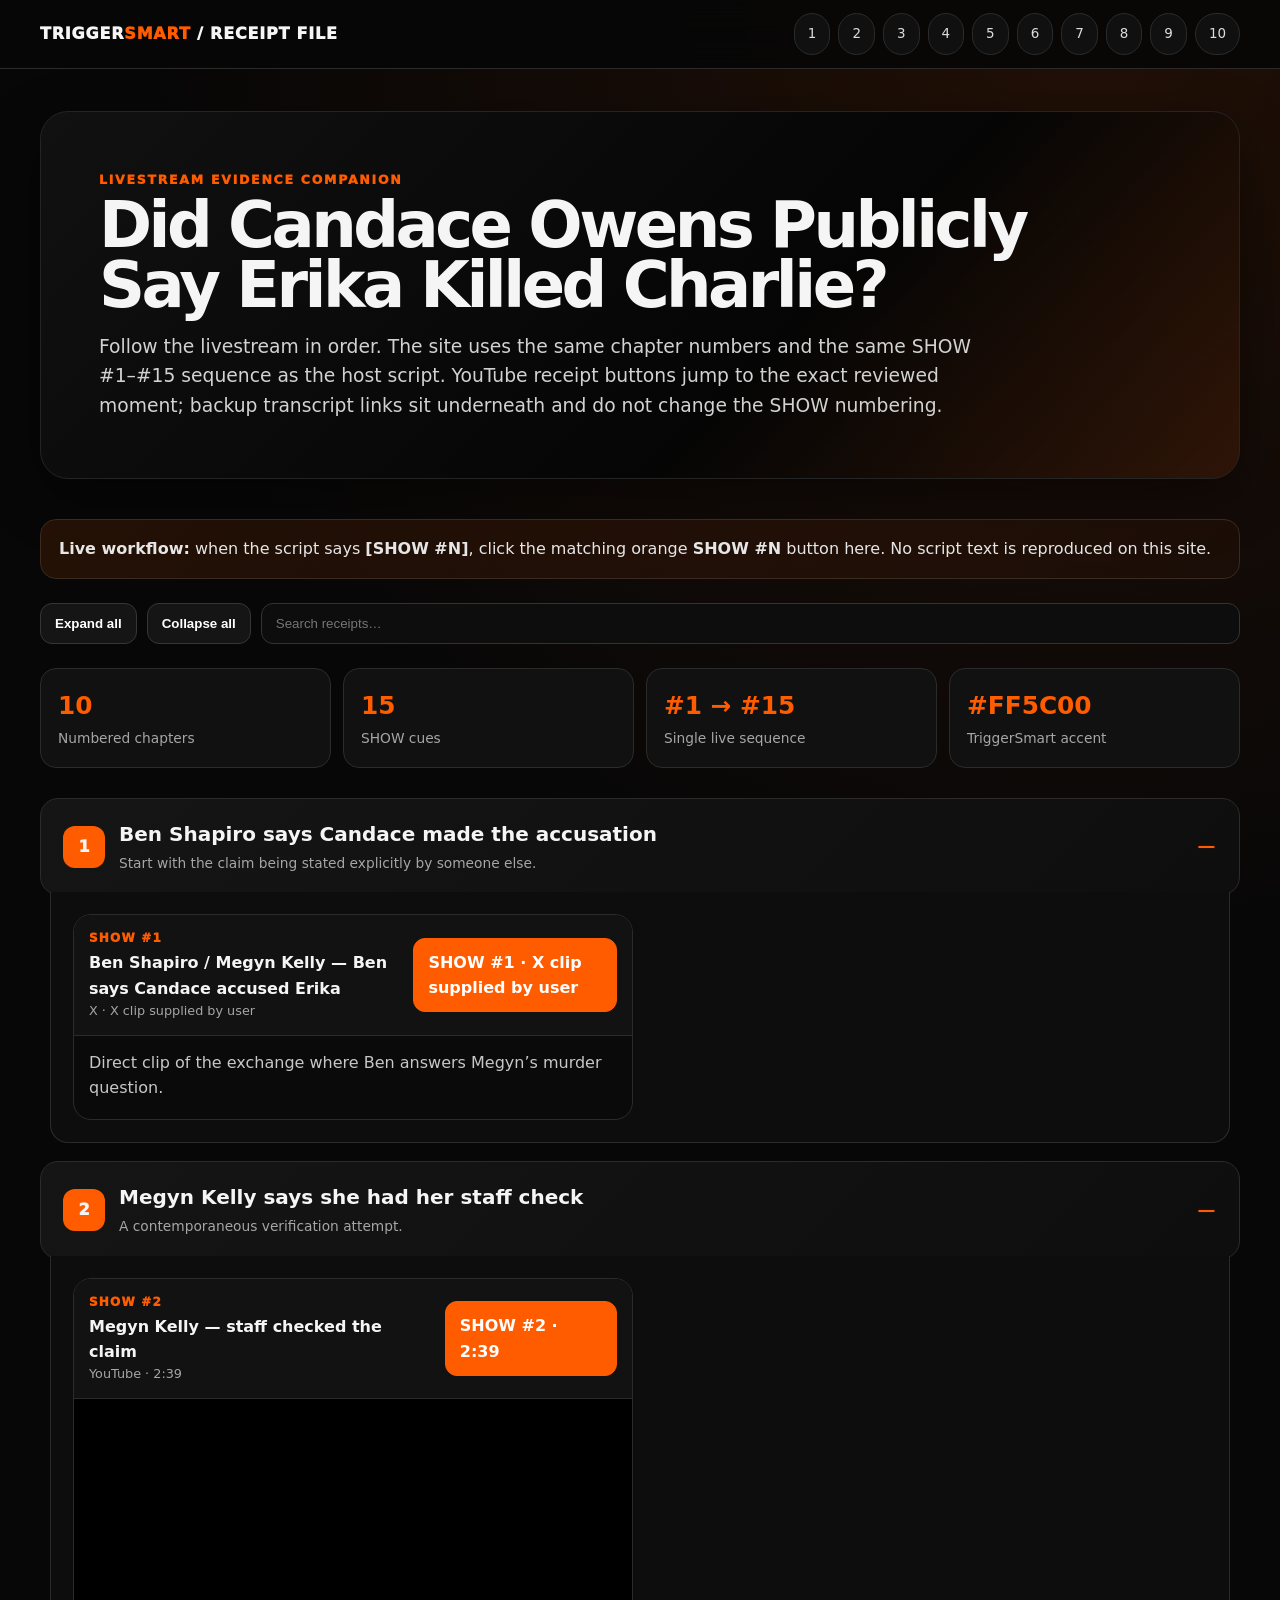
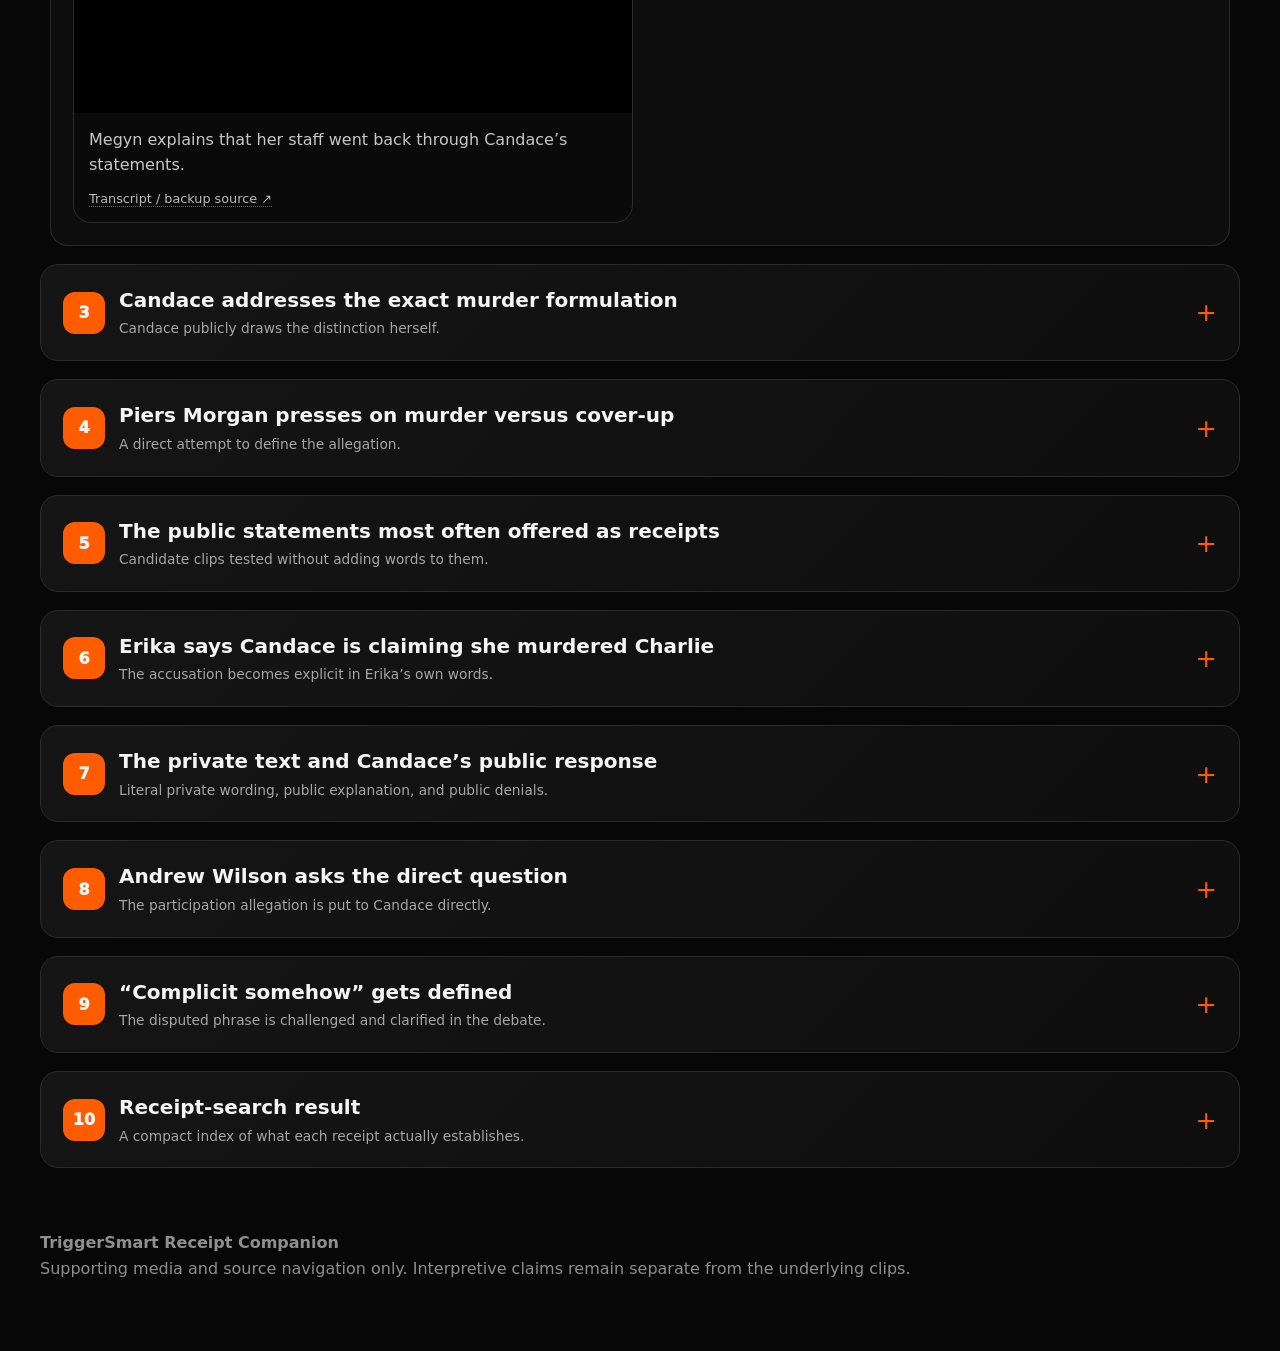
<file: index.html>
<!doctype html><html lang="en"><head><meta charset="utf-8"><meta name="viewport" content="width=device-width,initial-scale=1"><meta name="theme-color" content="#070707"><title>TriggerSmart | Candace / Erika Receipt Companion</title><meta name="description" content="TriggerSmart receipt companion: 10 numbered chapters and 15 synchronized SHOW cues for the Candace Owens / Erika Kirk public-statement audit."><style>
:root{--bg:#070707;--panel:#111;--panel2:#171717;--line:#2b2b2b;--muted:#a6a6a6;--text:#f5f5f5;--accent:#ff5c00;--accent2:#ff7a2f;--shadow:0 18px 55px rgba(0,0,0,.42);--radius:18px;--max:1240px}
*{box-sizing:border-box}html{scroll-behavior:smooth}body{margin:0;background:radial-gradient(circle at 85% 0%,rgba(255,92,0,.11),transparent 31%),var(--bg);color:var(--text);font:16px/1.58 Inter,ui-sans-serif,system-ui,-apple-system,BlinkMacSystemFont,"Segoe UI",sans-serif}a{color:inherit}.wrap{max-width:var(--max);margin:auto;padding:0 20px}.topbar{position:sticky;top:0;z-index:50;background:rgba(7,7,7,.92);backdrop-filter:blur(18px);border-bottom:1px solid var(--line)}.topbar-inner{min-height:68px;display:flex;gap:18px;align-items:center;justify-content:space-between}.brandmark{font-weight:950;letter-spacing:.05em;white-space:nowrap}.brandmark span{color:var(--accent)}.nav{display:flex;gap:8px;overflow:auto;scrollbar-width:none}.nav a{white-space:nowrap;text-decoration:none;border:1px solid var(--line);background:#101010;padding:9px 13px;border-radius:999px;color:#ddd;font-size:.84rem}.hero{padding:42px 0 20px}.hero-frame{border:1px solid #242424;background:linear-gradient(135deg,#111,#050505 62%,rgba(255,92,0,.11));border-radius:28px;padding:clamp(28px,5vw,58px);box-shadow:var(--shadow)}.eyebrow{color:var(--accent);font-weight:950;letter-spacing:.14em;text-transform:uppercase;font-size:.78rem}h1{font-size:clamp(2.2rem,5vw,4.8rem);line-height:.94;margin:.35rem 0 1rem;letter-spacing:-.055em;max-width:980px}.hero p{max-width:880px;margin:0;color:#d2d2d2;font-size:clamp(1rem,1.8vw,1.17rem)}.notice{margin:20px 0 8px;border:1px solid #3a2a20;background:linear-gradient(135deg,rgba(255,92,0,.12),rgba(255,92,0,.035));border-radius:16px;padding:16px 18px;color:#e6e6e6}.notice.mini{margin:0 0 18px}.controls{display:flex;flex-wrap:wrap;gap:10px;margin:24px 0}.btn{appearance:none;border:1px solid #363636;background:#151515;color:#fff;border-radius:12px;padding:11px 14px;font-weight:900;text-decoration:none;cursor:pointer;display:inline-flex;align-items:center;justify-content:center;gap:8px}.btn:hover{transform:translateY(-1px);border-color:#666}.btn.primary{background:var(--accent);border-color:var(--accent)}.search{flex:1 1 320px;min-width:230px;background:#0d0d0d;border:1px solid #333;border-radius:12px;color:#fff;padding:12px 14px;outline:none}.summary-grid{display:grid;grid-template-columns:repeat(4,1fr);gap:12px;margin:14px 0 30px}.stat{border:1px solid var(--line);background:var(--panel);border-radius:16px;padding:17px}.stat b{display:block;color:var(--accent);font-size:1.55rem}.stat span{color:var(--muted);font-size:.86rem}.section{margin:18px 0}.section>summary{list-style:none;cursor:pointer;border:1px solid var(--line);background:linear-gradient(135deg,#151515,#0e0e0e);border-radius:18px;padding:20px 22px;display:flex;align-items:center;gap:14px}.section>summary::-webkit-details-marker{display:none}.section>summary:after{content:"+";margin-left:auto;font-size:1.6rem;color:var(--accent)}.section[open]>summary:after{content:"−"}.num{width:42px;height:42px;border-radius:12px;display:grid;place-items:center;background:var(--accent);font-weight:950;flex:0 0 auto}.sumtitle{font-size:clamp(1.02rem,2vw,1.25rem);font-weight:900}.sumsub{font-size:.86rem;color:var(--muted);margin-top:2px}.content{border:1px solid var(--line);border-top:0;margin:-3px 10px 0;background:#0d0d0d;border-radius:0 0 18px 18px;padding:22px}.clipgrid{display:grid;grid-template-columns:1fr 1fr;gap:14px}.media{border:1px solid var(--line);background:#0a0a0a;border-radius:18px;overflow:hidden}.media-head{display:flex;gap:12px;align-items:center;justify-content:space-between;padding:14px 15px;border-bottom:1px solid var(--line);background:#121212}.showlabel{color:var(--accent);font-size:.75rem;font-weight:950;letter-spacing:.1em}.media-title{font-weight:900;margin-top:2px}.media-note{font-size:.8rem;color:var(--muted)}.media-foot{padding:12px 15px}.media-foot p{margin:.1rem 0 .45rem;color:#c7c7c7}.ref{font-size:.8rem;color:#bcbcbc;text-decoration:none;border-bottom:1px dotted #666}.ref:hover{color:#fff}.video{position:relative;padding-top:56.25%;background:#000}.video iframe{position:absolute;inset:0;width:100%;height:100%;border:0}.tablewrap{overflow:auto;border:1px solid var(--line);border-radius:14px}table{width:100%;border-collapse:collapse;min-width:850px}th,td{text-align:left;padding:11px 12px;border-bottom:1px solid #242424;vertical-align:top}th{background:#151515;color:#fff;font-size:.78rem;text-transform:uppercase;letter-spacing:.06em}td{color:#c7c7c7}.footer{padding:44px 0 70px;color:#8f8f8f}.hide{display:none!important}@media(max-width:900px){.summary-grid,.clipgrid{grid-template-columns:1fr}.topbar-inner{align-items:flex-start;flex-direction:column;padding:10px 0}.nav{width:100%;padding-bottom:2px}.content{margin-left:4px;margin-right:4px;padding:17px}.section>summary{padding:16px}.sumsub{display:none}.media-head{align-items:flex-start;flex-direction:column}.show-btn{width:100%}}@media(max-width:560px){.wrap{padding:0 13px}.hero-frame{border-radius:18px}.controls{align-items:stretch}.controls .btn{flex:1}.search{flex-basis:100%}}
</style></head><body><header class="topbar"><div class="wrap topbar-inner"><div class="brandmark">TRIGGER<span>SMART</span> / RECEIPT FILE</div><nav class="nav"><a href="#chapter-1">1</a><a href="#chapter-2">2</a><a href="#chapter-3">3</a><a href="#chapter-4">4</a><a href="#chapter-5">5</a><a href="#chapter-6">6</a><a href="#chapter-7">7</a><a href="#chapter-8">8</a><a href="#chapter-9">9</a><a href="#chapter-10">10</a></nav></div></header><main class="wrap"><section class="hero"><div class="hero-frame"><div class="eyebrow">Livestream Evidence Companion</div><h1>Did Candace Owens Publicly Say Erika Killed Charlie?</h1><p>Follow the livestream in order. The site uses the same chapter numbers and the same SHOW #1–#15 sequence as the host script. YouTube receipt buttons jump to the exact reviewed moment; backup transcript links sit underneath and do not change the SHOW numbering.</p></div></section><div class="notice"><strong>Live workflow:</strong> when the script says <b>[SHOW #N]</b>, click the matching orange <b>SHOW #N</b> button here. No script text is reproduced on this site.</div><div class="controls"><button class="btn" onclick="toggleAll(true)">Expand all</button><button class="btn" onclick="toggleAll(false)">Collapse all</button><input class="search" id="search" type="search" placeholder="Search receipts…" aria-label="Search receipts"></div><div class="summary-grid"><div class="stat"><b>10</b><span>Numbered chapters</span></div><div class="stat"><b>15</b><span>SHOW cues</span></div><div class="stat"><b>#1 → #15</b><span>Single live sequence</span></div><div class="stat"><b>#FF5C00</b><span>TriggerSmart accent</span></div></div><details class="section searchable" id="chapter-1" open><summary><span class="num">1</span><div><div class="sumtitle">Ben Shapiro says Candace made the accusation</div><div class="sumsub">Start with the claim being stated explicitly by someone else.</div></div></summary><div class="content"><div class="clipgrid"><div class="media searchable" data-show="1"><div class="media-head"><div><div class="showlabel">SHOW #1</div><div class="media-title">Ben Shapiro / Megyn Kelly — Ben says Candace accused Erika</div><div class="media-note">X · X clip supplied by user</div></div><a class="btn primary show-btn" href="https://x.com/johnfkjuniorq/status/2110226452394184989?s=20" target="_blank" rel="noopener noreferrer">SHOW #1 · X clip supplied by user</a></div><div class="media-foot"><p>Direct clip of the exchange where Ben answers Megyn’s murder question.</p></div></div></div></div></details><details class="section searchable" id="chapter-2" open><summary><span class="num">2</span><div><div class="sumtitle">Megyn Kelly says she had her staff check</div><div class="sumsub">A contemporaneous verification attempt.</div></div></summary><div class="content"><div class="clipgrid"><div class="media searchable" data-show="2"><div class="media-head"><div><div class="showlabel">SHOW #2</div><div class="media-title">Megyn Kelly — staff checked the claim</div><div class="media-note">YouTube · 2:39</div></div><a class="btn primary show-btn" href="https://www.youtube.com/watch?v=Xq9hI8lVFgs&amp;t=159s" target="_blank" rel="noopener noreferrer">SHOW #2 · 2:39</a></div><div class="video"><iframe loading="lazy" allowfullscreen src="https://www.youtube.com/embed/Xq9hI8lVFgs?start=159&rel=0" title="Megyn Kelly — staff checked the claim"></iframe></div><div class="media-foot"><p>Megyn explains that her staff went back through Candace’s statements.</p><a class="ref" href="https://podscripts.co/podcasts/the-megyn-kelly-show/megyn-reveals-her-candace-and-erika-backstory-and-disturbing-new-rob-reiner-son-details-with-ruthless-ep-1214" target="_blank" rel="noopener noreferrer">Transcript / backup source ↗</a></div></div></div></div></details><details class="section searchable" id="chapter-3" ><summary><span class="num">3</span><div><div class="sumtitle">Candace addresses the exact murder formulation</div><div class="sumsub">Candace publicly draws the distinction herself.</div></div></summary><div class="content"><div class="clipgrid"><div class="media searchable" data-show="3"><div class="media-head"><div><div class="showlabel">SHOW #3</div><div class="media-title">Candace — “Erika murdered Charlie” formulation</div><div class="media-note">YouTube · 16:58</div></div><a class="btn primary show-btn" href="https://www.youtube.com/watch?v=6J6lRZPQ4jk&amp;t=1018s" target="_blank" rel="noopener noreferrer">SHOW #3 · 16:58</a></div><div class="video"><iframe loading="lazy" allowfullscreen src="https://www.youtube.com/embed/6J6lRZPQ4jk?start=1018&rel=0" title="Candace — “Erika murdered Charlie” formulation"></iframe></div><div class="media-foot"><p>Candace distinguishes questioning from a direct murder accusation.</p><a class="ref" href="https://podscripts.co/podcasts/candace/erika-kirk-tells-me-to-stop-tyler-robinson-makes-his-first-appearance-candace-ep-279" target="_blank" rel="noopener noreferrer">Transcript / backup source ↗</a></div></div></div></div></details><details class="section searchable" id="chapter-4" ><summary><span class="num">4</span><div><div class="sumtitle">Piers Morgan presses on murder versus cover-up</div><div class="sumsub">A direct attempt to define the allegation.</div></div></summary><div class="content"><div class="clipgrid"><div class="media searchable" data-show="4"><div class="media-head"><div><div class="showlabel">SHOW #4</div><div class="media-title">Piers Morgan — murder versus cover-up</div><div class="media-note">YouTube · 23:26</div></div><a class="btn primary show-btn" href="https://www.youtube.com/watch?v=Xj1ql9H1s6g&amp;t=1406s" target="_blank" rel="noopener noreferrer">SHOW #4 · 23:26</a></div><div class="video"><iframe loading="lazy" allowfullscreen src="https://www.youtube.com/embed/Xj1ql9H1s6g?start=1406&rel=0" title="Piers Morgan — murder versus cover-up"></iframe></div><div class="media-foot"><p>Piers asks who was involved in the murder; Candace says she did not say they murdered Charlie.</p><a class="ref" href="https://podscripts.co/podcasts/piers-morgan-uncensored/i-will-not-stop-candace-owens-meets-erika-kirk-piers-morgan-interview" target="_blank" rel="noopener noreferrer">Transcript / backup source ↗</a></div></div></div></div></details><details class="section searchable" id="chapter-5" ><summary><span class="num">5</span><div><div class="sumtitle">The public statements most often offered as receipts</div><div class="sumsub">Candidate clips tested without adding words to them.</div></div></summary><div class="content"><div class="clipgrid"><div class="media searchable" data-show="5"><div class="media-head"><div><div class="showlabel">SHOW #5</div><div class="media-title">Candace — police questioning episode</div><div class="media-note">YouTube · 0:00</div></div><a class="btn primary show-btn" href="https://www.youtube.com/watch?v=ti5Fxrvegno&amp;t=0s" target="_blank" rel="noopener noreferrer">SHOW #5 · 0:00</a></div><div class="video"><iframe loading="lazy" allowfullscreen src="https://www.youtube.com/embed/ti5Fxrvegno?start=0&rel=0" title="Candace — police questioning episode"></iframe></div><div class="media-foot"><p>Candidate clip often cited in the dispute; the stated call is for police questioning.</p><a class="ref" href="https://podscripts.co/podcasts/candace/heres-why-its-time-for-the-police-to-question-erika-kirk-candace-ep-305" target="_blank" rel="noopener noreferrer">Transcript / backup source ↗</a></div></div><div class="media searchable" data-show="6"><div class="media-head"><div><div class="showlabel">SHOW #6</div><div class="media-title">Candace — “complicit somehow”</div><div class="media-note">YouTube · 18:46</div></div><a class="btn primary show-btn" href="https://www.youtube.com/watch?v=7ERqbYElOfs&amp;t=1126s" target="_blank" rel="noopener noreferrer">SHOW #6 · 18:46</a></div><div class="video"><iframe loading="lazy" allowfullscreen src="https://www.youtube.com/embed/7ERqbYElOfs?start=1126&rel=0" title="Candace — “complicit somehow”"></iframe></div><div class="media-foot"><p>Original “complicit somehow” statement.</p><a class="ref" href="https://podscripts.co/podcasts/candace/the-33-club-freemason-murder-plot-exposed-candace-ep-318" target="_blank" rel="noopener noreferrer">Transcript / backup source ↗</a></div></div><div class="media searchable" data-show="7"><div class="media-head"><div><div class="showlabel">SHOW #7</div><div class="media-title">Candace — O.J. “If I Did It” reference</div><div class="media-note">YouTube · 23:55</div></div><a class="btn primary show-btn" href="https://www.youtube.com/live/1mYNOqzAdXs?si=L3XTg3YUYfNRC1JK&t=1383" target="_blank" rel="noopener noreferrer">SHOW #7 · 23:55</a></div><div class="video"><iframe loading="lazy" allowfullscreen src="https://www.youtube.com/embed/L3XTg3YUYfNRC1JK&t=1383&rel=0" title="Candace — O.J. “If I Did It” reference"></iframe></div><div class="media-foot"><p>Candidate clip containing the O.J. book joke.</p><a class="ref" href="https://podscripts.co/podcasts/candace/secret-service-admits-there-was-no-threat-atf-releases-report-candace-ep-326" target="_blank" rel="noopener noreferrer">Transcript / backup source ↗</a></div></div></div></div></details><details class="section searchable" id="chapter-6" ><summary><span class="num">6</span><div><div class="sumtitle">Erika says Candace is claiming she murdered Charlie</div><div class="sumsub">The accusation becomes explicit in Erika’s own words.</div></div></summary><div class="content"><div class="clipgrid"><div class="media searchable" data-show="8"><div class="media-head"><div><div class="showlabel">SHOW #8</div><div class="media-title">Erika Kirk — says Candace is claiming she murdered Charlie</div><div class="media-note">Erika's Speech</div></div><a class="btn primary show-btn" href="https://x.com/ProjectConstitu/status/2049525392977916367?s=20" target="_blank" rel="noopener noreferrer">SHOW #8 · Erika Speech</a></div><div class="media-foot"><p>Statement</p><a class="ref" href="https://manowhisper.signalnetwork.org/show/the-charlie-kirk-show/episode/a-special-message-from-mrs-erika-kirk" target="_blank" rel="noopener noreferrer">Transcript / backup source ↗</a></div></div></div></div></details><details class="section searchable" id="chapter-7" ><summary><span class="num">7</span><div><div class="sumtitle">The private text and Candace’s public response</div><div class="sumsub">Literal private wording, public explanation, and public denials.</div></div></summary><div class="content"><div class="clipgrid"><div class="media searchable" data-show="9"><div class="media-head"><div><div class="showlabel">SHOW #9</div><div class="media-title">Andrew Kolvet screenshot — private text</div><div class="media-note">Web · Screenshot receipt</div></div><a class="btn primary show-btn" href="https://wltreport.com/2026/04/30/tpusas-andrew-kolvet-exposes-candace-owens-brings-receipts/" target="_blank" rel="noopener noreferrer">SHOW #9 · Screenshot receipt</a></div><div class="media-foot"><p>Reproduction of the private-message screenshot containing the literal murder question.</p><a class="ref" href="https://podprose.org/post/558/candace-owens-responding-erika-kirk-s-callout-transcript" target="_blank" rel="noopener noreferrer">Transcript / backup source ↗</a></div></div><div class="media searchable" data-show="10"><div class="media-head"><div><div class="showlabel">SHOW #10</div><div class="media-title">Candace — explains the private message</div><div class="media-note">YouTube · 52:01</div></div><a class="btn primary show-btn" href="https://www.youtube.com/watch?v=qZ8RWfyuewQ&amp;t=3121s" target="_blank" rel="noopener noreferrer">SHOW #10 · 52:01</a></div><div class="video"><iframe loading="lazy" allowfullscreen src="https://www.youtube.com/embed/qZ8RWfyuewQ?start=3121&rel=0" title="Candace — explains the private message"></iframe></div><div class="media-foot"><p>Candace acknowledges the text and gives her explanation of its context.</p><a class="ref" href="https://podscripts.co/podcasts/candace/time-magazine-worlds-most-vile-person-candace-ep-330" target="_blank" rel="noopener noreferrer">Transcript / backup source ↗</a></div></div><div class="media searchable" data-show="11"><div class="media-head"><div><div class="showlabel">SHOW #11</div><div class="media-title">Candace — says she is not accusing Erika of shooting Charlie</div><div class="media-note">YouTube · 55:55</div></div><a class="btn primary show-btn" href="https://www.youtube.com/watch?v=qZ8RWfyuewQ&amp;t=3355s" target="_blank" rel="noopener noreferrer">SHOW #11 · 55:55</a></div><div class="video"><iframe loading="lazy" allowfullscreen src="https://www.youtube.com/embed/qZ8RWfyuewQ?start=3355&rel=0" title="Candace — says she is not accusing Erika of shooting Charlie"></iframe></div><div class="media-foot"><p>Same episode; direct response to the murder characterization.</p><a class="ref" href="https://podcasts.happyscribe.com/candace/time-magazine-world-s-most-vile-person-candace-ep-330" target="_blank" rel="noopener noreferrer">Transcript / backup source ↗</a></div></div><div class="media searchable" data-show="12"><div class="media-head"><div><div class="showlabel">SHOW #12</div><div class="media-title">Candace — unequivocal next-day denial</div><div class="media-note">YouTube · 44:35</div></div><a class="btn primary show-btn" href="https://www.youtube.com/watch?v=69A8TzAGHlU&amp;t=2675s" target="_blank" rel="noopener noreferrer">SHOW #12 · 44:35</a></div><div class="video"><iframe loading="lazy" allowfullscreen src="https://www.youtube.com/embed/69A8TzAGHlU?start=2675&rel=0" title="Candace — unequivocal next-day denial"></iframe></div><div class="media-foot"><p>Candace says she does not believe Erika murdered Charlie and says she has never made that claim in public.</p><a class="ref" href="https://podcasts.happyscribe.com/candace/breaking-news-brian-harpole-sues-me-candace-ep-331" target="_blank" rel="noopener noreferrer">Transcript / backup source ↗</a></div></div></div></div></details><details class="section searchable" id="chapter-8" ><summary><span class="num">8</span><div><div class="sumtitle">Andrew Wilson asks the direct question</div><div class="sumsub">The participation allegation is put to Candace directly.</div></div></summary><div class="content"><div class="clipgrid"><div class="media searchable" data-show="13"><div class="media-head"><div><div class="showlabel">SHOW #13</div><div class="media-title">Andrew Wilson — direct participation question</div><div class="media-note">YouTube · 1:45:54</div></div><a class="btn primary show-btn" href="https://www.youtube.com/watch?v=aPOyk1i2LOc&amp;t=6354s" target="_blank" rel="noopener noreferrer">SHOW #13 · 1:45:54</a></div><div class="video"><iframe loading="lazy" allowfullscreen src="https://www.youtube.com/embed/aPOyk1i2LOc?start=6354&rel=0" title="Andrew Wilson — direct participation question"></iframe></div><div class="media-foot"><p>Andrew asks whether Erika or TPUSA participated in the murder; Candace says she never said they did.</p><a class="ref" href="https://podcasts.happyscribe.com/candace/candace-owens-vs-andrew-wilson-the-great-debate" target="_blank" rel="noopener noreferrer">Transcript / backup source ↗</a></div></div><div class="media searchable" data-show="14"><div class="media-head"><div><div class="showlabel">SHOW #14</div><div class="media-title">Andrew Wilson — participation / foreknowledge / facilitation</div><div class="media-note">YouTube · 2:01:20</div></div><a class="btn primary show-btn" href="https://www.youtube.com/watch?v=aPOyk1i2LOc&amp;t=7280s" target="_blank" rel="noopener noreferrer">SHOW #14 · 2:01:20</a></div><div class="video"><iframe loading="lazy" allowfullscreen src="https://www.youtube.com/embed/aPOyk1i2LOc?start=7280&rel=0" title="Andrew Wilson — participation / foreknowledge / facilitation"></iframe></div><div class="media-foot"><p>Andrew broadens the personal-belief question.</p><a class="ref" href="https://podcasts.happyscribe.com/candace/candace-owens-vs-andrew-wilson-the-great-debate" target="_blank" rel="noopener noreferrer">Transcript / backup source ↗</a></div></div></div></div></details><details class="section searchable" id="chapter-9" ><summary><span class="num">9</span><div><div class="sumtitle">“Complicit somehow” gets defined</div><div class="sumsub">The disputed phrase is challenged and clarified in the debate.</div></div></summary><div class="content"><div class="clipgrid"><div class="media searchable" data-show="15"><div class="media-head"><div><div class="showlabel">SHOW #15</div><div class="media-title">Andrew Wilson — defines “complicit somehow”</div><div class="media-note">YouTube · 2:03:57</div></div><a class="btn primary show-btn" href="https://www.youtube.com/live/aPOyk1i2LOc?si=bdrgOPu1ylC5uYA1&t=7432" target="_blank" rel="noopener noreferrer">SHOW #15 · 2:03:57</a></div><div class="video"><iframe loading="lazy" allowfullscreen src="https://www.youtube.com/live/aPOyk1i2LOc?si=bdrgOPu1ylC5uYA1&t=7432&rel=0" title="Andrew Wilson — defines “complicit somehow”"></iframe></div><div class="media-foot"><p>Andrew adds “in his death”; Candace objects and later defines what she says “complicit” meant.</p><a class="ref" href="https://podcasts.happyscribe.com/candace/candace-owens-vs-andrew-wilson-the-great-debate" target="_blank" rel="noopener noreferrer">Transcript / backup source ↗</a></div></div></div></div></details><details class="section searchable" id="chapter-10"><summary><span class="num">10</span><div><div class="sumtitle">Receipt-search result</div><div class="sumsub">A compact index of what each receipt actually establishes.</div></div></summary><div class="content"><div class="notice mini"><strong>Live-use rule:</strong> follow SHOW #1 through SHOW #15 in sequence. Backup transcript links do not consume SHOW numbers.</div><div class="tablewrap"><table><thead><tr><th>Show cue</th><th>Receipt</th><th>Jump</th><th>What it establishes</th></tr></thead><tbody><tr><td><b>SHOW #1</b></td><td>Ben Shapiro / Megyn Kelly — Ben says Candace accused Erika</td><td>X clip supplied by user</td><td>Direct clip of the exchange where Ben answers Megyn’s murder question.</td></tr><tr><td><b>SHOW #2</b></td><td>Megyn Kelly — staff checked the claim</td><td>2:39</td><td>Megyn explains that her staff went back through Candace’s statements.</td></tr><tr><td><b>SHOW #3</b></td><td>Candace — “Erika murdered Charlie” formulation</td><td>16:58</td><td>Candace distinguishes questioning from a direct murder accusation.</td></tr><tr><td><b>SHOW #4</b></td><td>Piers Morgan — murder versus cover-up</td><td>23:26</td><td>Piers asks who was involved in the murder; Candace says she did not say they murdered Charlie.</td></tr><tr><td><b>SHOW #5</b></td><td>Candace — police questioning episode</td><td>0:00</td><td>Candidate clip often cited in the dispute; the stated call is for police questioning.</td></tr><tr><td><b>SHOW #6</b></td><td>Candace — “complicit somehow”</td><td>18:46</td><td>Original “complicit somehow” statement.</td></tr><tr><td><b>SHOW #7</b></td><td>Candace — O.J. “If I Did It” reference</td><td>23:55</td><td>Candidate clip containing the O.J. book joke.</td></tr><tr><td><b>SHOW #8</b></td><td>Erika Kirk — says Candace is claiming she murdered Charlie</td><td>Official TBN cut</td><td>Official TBN source for Erika’s statement; alternate transcript places the sentence at 8:56 in another cut.</td></tr><tr><td><b>SHOW #9</b></td><td>Andrew Kolvet screenshot — private text</td><td>Screenshot receipt</td><td>Reproduction of the private-message screenshot containing the literal murder question.</td></tr><tr><td><b>SHOW #10</b></td><td>Candace — explains the private message</td><td>52:01</td><td>Candace acknowledges the text and gives her explanation of its context.</td></tr><tr><td><b>SHOW #11</b></td><td>Candace — says she is not accusing Erika of shooting Charlie</td><td>55:55</td><td>Same episode; direct response to the murder characterization.</td></tr><tr><td><b>SHOW #12</b></td><td>Candace — unequivocal next-day denial</td><td>44:35</td><td>Candace says she does not believe Erika murdered Charlie and says she has never made that claim in public.</td></tr><tr><td><b>SHOW #13</b></td><td>Andrew Wilson — direct participation question</td><td>1:45:54</td><td>Andrew asks whether Erika or TPUSA participated in the murder; Candace says she never said they did.</td></tr><tr><td><b>SHOW #14</b></td><td>Andrew Wilson — participation / foreknowledge / facilitation</td><td>2:01:20</td><td>Andrew broadens the personal-belief question.</td></tr><tr><td><b>SHOW #15</b></td><td>Andrew Wilson — defines “complicit somehow”</td><td>2:03:57</td><td>Andrew adds “in his death”; Candace objects and later defines what she says “complicit” meant.</td></tr></tbody></table></div></div></details><footer class="footer"><strong>TriggerSmart Receipt Companion</strong><br>Supporting media and source navigation only. Interpretive claims remain separate from the underlying clips.</footer></main><script>const sections=[...document.querySelectorAll('details.section')];function toggleAll(open){sections.forEach(s=>s.open=open)}const search=document.getElementById('search');search.addEventListener('input',()=>{const q=search.value.trim().toLowerCase();document.querySelectorAll('.searchable').forEach(el=>{const hit=!q||el.innerText.toLowerCase().includes(q);el.classList.toggle('hide',!hit);if(q&&hit&&el.tagName==='DETAILS')el.open=true})});</script></body></html>
</file>
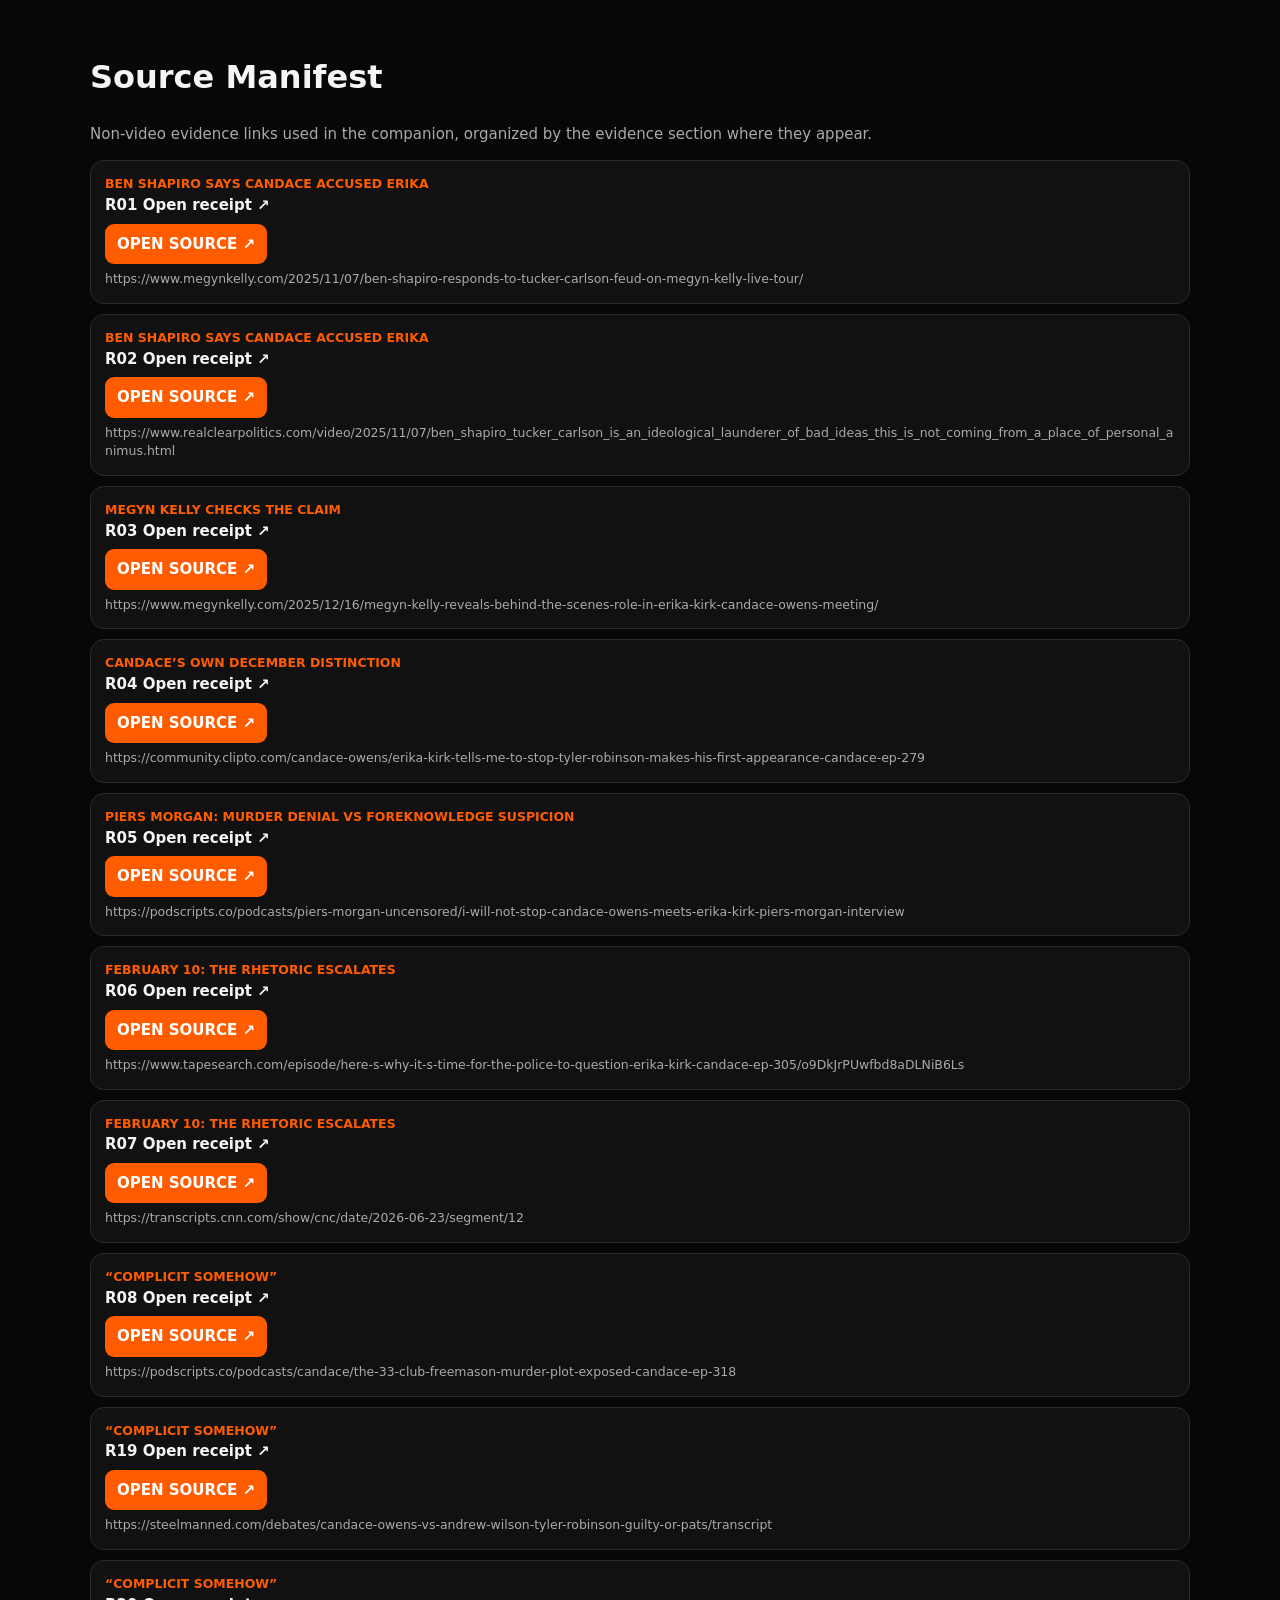
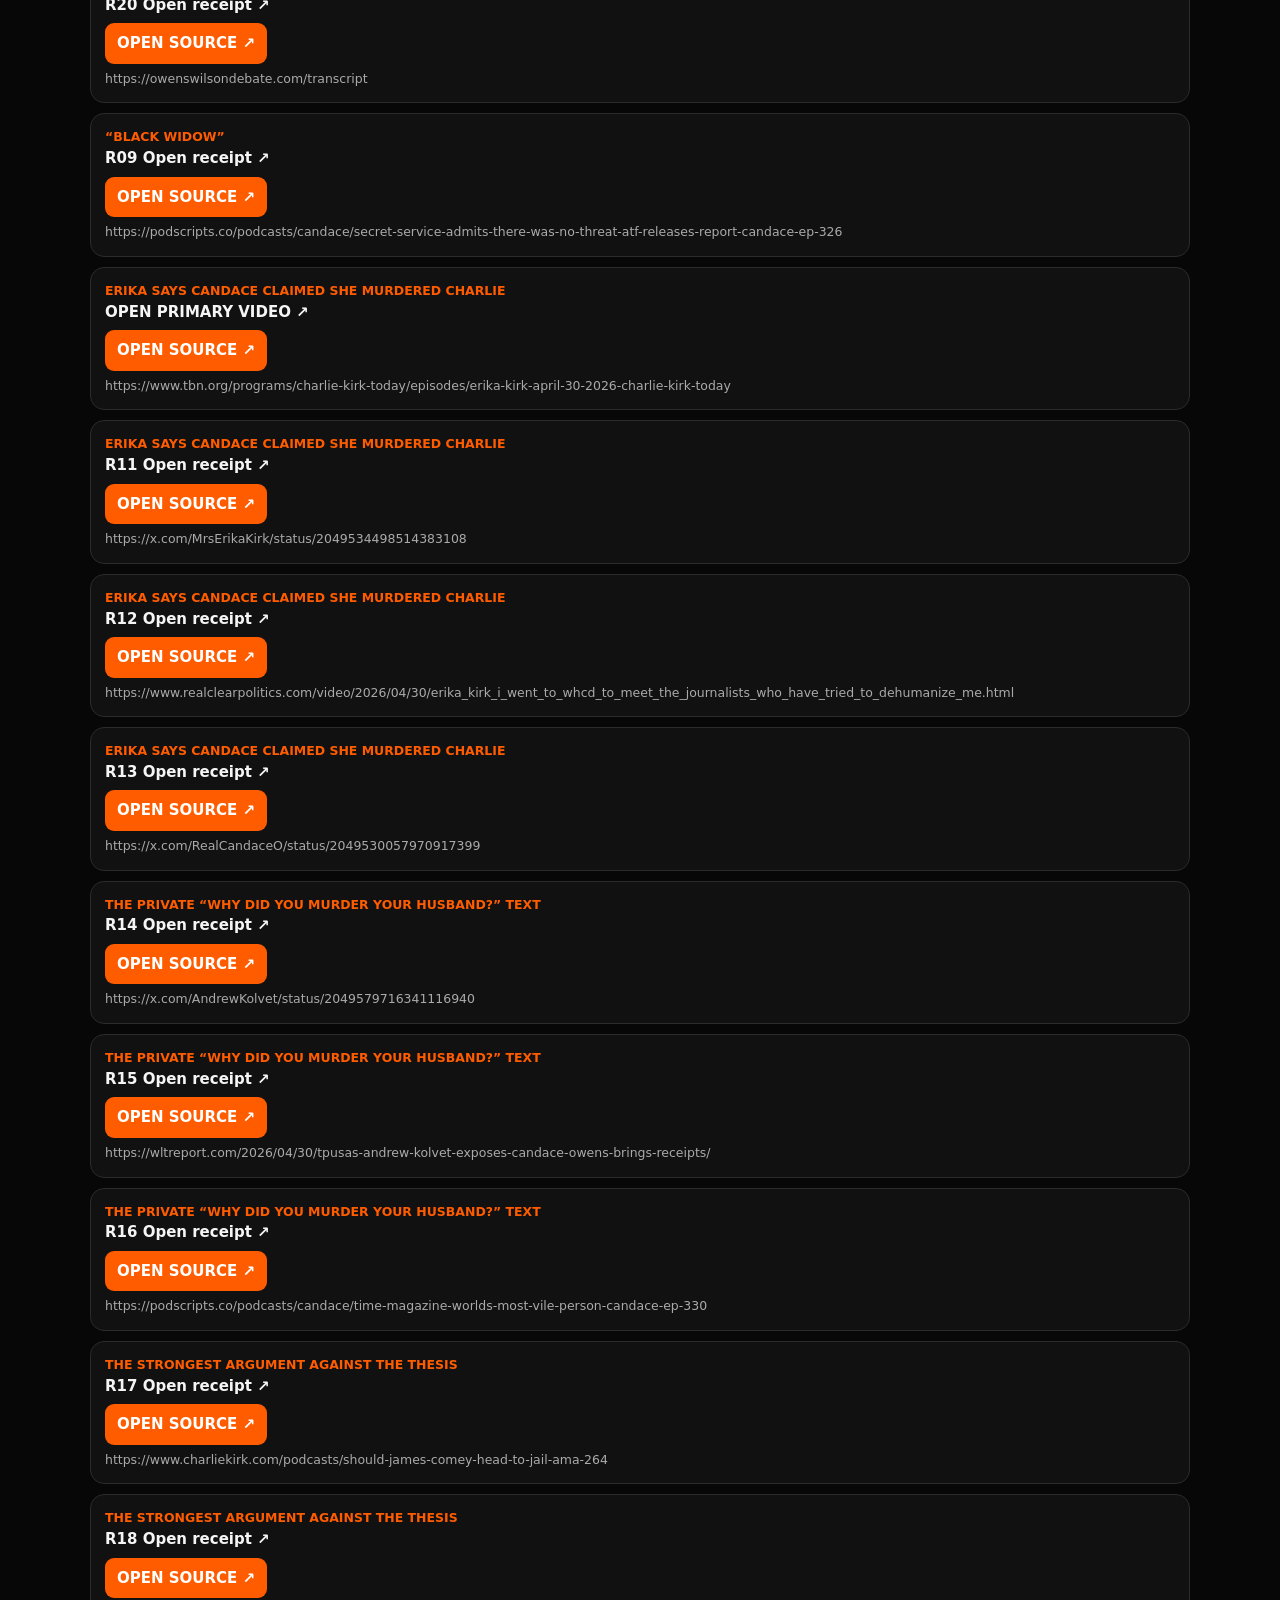
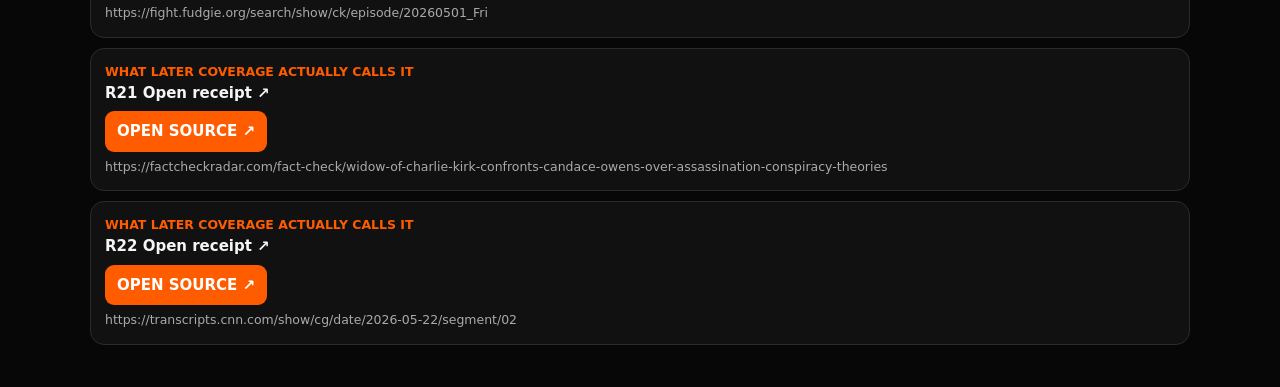
<file: docs/source-manifest.html>
<!doctype html><html><head><meta charset="utf-8"><meta name="viewport" content="width=device-width,initial-scale=1"><title>Source Manifest</title><style>body{margin:0;background:#070707;color:#f5f5f5;font:15px/1.5 Inter,system-ui,sans-serif}.wrap{max-width:1100px;margin:auto;padding:32px 20px}h1{font-size:2rem}h2{color:#ff5c00}.card{background:#111;border:1px solid #2b2b2b;border-radius:14px;padding:14px;margin:10px 0}.btn{display:inline-block;background:#ff5c00;color:#fff;text-decoration:none;font-weight:800;padding:9px 12px;border-radius:9px;margin-top:7px}.muted{color:#aaa}.section{font-size:.78rem;text-transform:uppercase;color:#ff5c00;font-weight:900}.url{word-break:break-all;color:#aaa;font-size:.78rem;margin-top:6px}</style></head><body><div class="wrap"><h1>Source Manifest</h1><p class="muted">Non-video evidence links used in the companion, organized by the evidence section where they appear.</p><div class="card"><div class="section">Ben Shapiro says Candace accused Erika</div><strong>R01 Open receipt ↗</strong><br><a class="btn" target="_blank" rel="noopener noreferrer" href="https://www.megynkelly.com/2025/11/07/ben-shapiro-responds-to-tucker-carlson-feud-on-megyn-kelly-live-tour/">OPEN SOURCE ↗</a><div class="url">https://www.megynkelly.com/2025/11/07/ben-shapiro-responds-to-tucker-carlson-feud-on-megyn-kelly-live-tour/</div></div><div class="card"><div class="section">Ben Shapiro says Candace accused Erika</div><strong>R02 Open receipt ↗</strong><br><a class="btn" target="_blank" rel="noopener noreferrer" href="https://www.realclearpolitics.com/video/2025/11/07/ben_shapiro_tucker_carlson_is_an_ideological_launderer_of_bad_ideas_this_is_not_coming_from_a_place_of_personal_animus.html">OPEN SOURCE ↗</a><div class="url">https://www.realclearpolitics.com/video/2025/11/07/ben_shapiro_tucker_carlson_is_an_ideological_launderer_of_bad_ideas_this_is_not_coming_from_a_place_of_personal_animus.html</div></div><div class="card"><div class="section">Megyn Kelly checks the claim</div><strong>R03 Open receipt ↗</strong><br><a class="btn" target="_blank" rel="noopener noreferrer" href="https://www.megynkelly.com/2025/12/16/megyn-kelly-reveals-behind-the-scenes-role-in-erika-kirk-candace-owens-meeting/">OPEN SOURCE ↗</a><div class="url">https://www.megynkelly.com/2025/12/16/megyn-kelly-reveals-behind-the-scenes-role-in-erika-kirk-candace-owens-meeting/</div></div><div class="card"><div class="section">Candace’s own December distinction</div><strong>R04 Open receipt ↗</strong><br><a class="btn" target="_blank" rel="noopener noreferrer" href="https://community.clipto.com/candace-owens/erika-kirk-tells-me-to-stop-tyler-robinson-makes-his-first-appearance-candace-ep-279">OPEN SOURCE ↗</a><div class="url">https://community.clipto.com/candace-owens/erika-kirk-tells-me-to-stop-tyler-robinson-makes-his-first-appearance-candace-ep-279</div></div><div class="card"><div class="section">Piers Morgan: murder denial vs foreknowledge suspicion</div><strong>R05 Open receipt ↗</strong><br><a class="btn" target="_blank" rel="noopener noreferrer" href="https://podscripts.co/podcasts/piers-morgan-uncensored/i-will-not-stop-candace-owens-meets-erika-kirk-piers-morgan-interview">OPEN SOURCE ↗</a><div class="url">https://podscripts.co/podcasts/piers-morgan-uncensored/i-will-not-stop-candace-owens-meets-erika-kirk-piers-morgan-interview</div></div><div class="card"><div class="section">February 10: the rhetoric escalates</div><strong>R06 Open receipt ↗</strong><br><a class="btn" target="_blank" rel="noopener noreferrer" href="https://www.tapesearch.com/episode/here-s-why-it-s-time-for-the-police-to-question-erika-kirk-candace-ep-305/o9DkJrPUwfbd8aDLNiB6Ls">OPEN SOURCE ↗</a><div class="url">https://www.tapesearch.com/episode/here-s-why-it-s-time-for-the-police-to-question-erika-kirk-candace-ep-305/o9DkJrPUwfbd8aDLNiB6Ls</div></div><div class="card"><div class="section">February 10: the rhetoric escalates</div><strong>R07 Open receipt ↗</strong><br><a class="btn" target="_blank" rel="noopener noreferrer" href="https://transcripts.cnn.com/show/cnc/date/2026-06-23/segment/12">OPEN SOURCE ↗</a><div class="url">https://transcripts.cnn.com/show/cnc/date/2026-06-23/segment/12</div></div><div class="card"><div class="section">“Complicit somehow”</div><strong>R08 Open receipt ↗</strong><br><a class="btn" target="_blank" rel="noopener noreferrer" href="https://podscripts.co/podcasts/candace/the-33-club-freemason-murder-plot-exposed-candace-ep-318">OPEN SOURCE ↗</a><div class="url">https://podscripts.co/podcasts/candace/the-33-club-freemason-murder-plot-exposed-candace-ep-318</div></div><div class="card"><div class="section">“Complicit somehow”</div><strong>R19 Open receipt ↗</strong><br><a class="btn" target="_blank" rel="noopener noreferrer" href="https://steelmanned.com/debates/candace-owens-vs-andrew-wilson-tyler-robinson-guilty-or-pats/transcript">OPEN SOURCE ↗</a><div class="url">https://steelmanned.com/debates/candace-owens-vs-andrew-wilson-tyler-robinson-guilty-or-pats/transcript</div></div><div class="card"><div class="section">“Complicit somehow”</div><strong>R20 Open receipt ↗</strong><br><a class="btn" target="_blank" rel="noopener noreferrer" href="https://owenswilsondebate.com/transcript">OPEN SOURCE ↗</a><div class="url">https://owenswilsondebate.com/transcript</div></div><div class="card"><div class="section">“Black widow”</div><strong>R09 Open receipt ↗</strong><br><a class="btn" target="_blank" rel="noopener noreferrer" href="https://podscripts.co/podcasts/candace/secret-service-admits-there-was-no-threat-atf-releases-report-candace-ep-326">OPEN SOURCE ↗</a><div class="url">https://podscripts.co/podcasts/candace/secret-service-admits-there-was-no-threat-atf-releases-report-candace-ep-326</div></div><div class="card"><div class="section">Erika says Candace claimed she murdered Charlie</div><strong>OPEN PRIMARY VIDEO ↗</strong><br><a class="btn" target="_blank" rel="noopener noreferrer" href="https://www.tbn.org/programs/charlie-kirk-today/episodes/erika-kirk-april-30-2026-charlie-kirk-today">OPEN SOURCE ↗</a><div class="url">https://www.tbn.org/programs/charlie-kirk-today/episodes/erika-kirk-april-30-2026-charlie-kirk-today</div></div><div class="card"><div class="section">Erika says Candace claimed she murdered Charlie</div><strong>R11 Open receipt ↗</strong><br><a class="btn" target="_blank" rel="noopener noreferrer" href="https://x.com/MrsErikaKirk/status/2049534498514383108">OPEN SOURCE ↗</a><div class="url">https://x.com/MrsErikaKirk/status/2049534498514383108</div></div><div class="card"><div class="section">Erika says Candace claimed she murdered Charlie</div><strong>R12 Open receipt ↗</strong><br><a class="btn" target="_blank" rel="noopener noreferrer" href="https://www.realclearpolitics.com/video/2026/04/30/erika_kirk_i_went_to_whcd_to_meet_the_journalists_who_have_tried_to_dehumanize_me.html">OPEN SOURCE ↗</a><div class="url">https://www.realclearpolitics.com/video/2026/04/30/erika_kirk_i_went_to_whcd_to_meet_the_journalists_who_have_tried_to_dehumanize_me.html</div></div><div class="card"><div class="section">Erika says Candace claimed she murdered Charlie</div><strong>R13 Open receipt ↗</strong><br><a class="btn" target="_blank" rel="noopener noreferrer" href="https://x.com/RealCandaceO/status/2049530057970917399">OPEN SOURCE ↗</a><div class="url">https://x.com/RealCandaceO/status/2049530057970917399</div></div><div class="card"><div class="section">The private “Why did you murder your husband?” text</div><strong>R14 Open receipt ↗</strong><br><a class="btn" target="_blank" rel="noopener noreferrer" href="https://x.com/AndrewKolvet/status/2049579716341116940">OPEN SOURCE ↗</a><div class="url">https://x.com/AndrewKolvet/status/2049579716341116940</div></div><div class="card"><div class="section">The private “Why did you murder your husband?” text</div><strong>R15 Open receipt ↗</strong><br><a class="btn" target="_blank" rel="noopener noreferrer" href="https://wltreport.com/2026/04/30/tpusas-andrew-kolvet-exposes-candace-owens-brings-receipts/">OPEN SOURCE ↗</a><div class="url">https://wltreport.com/2026/04/30/tpusas-andrew-kolvet-exposes-candace-owens-brings-receipts/</div></div><div class="card"><div class="section">The private “Why did you murder your husband?” text</div><strong>R16 Open receipt ↗</strong><br><a class="btn" target="_blank" rel="noopener noreferrer" href="https://podscripts.co/podcasts/candace/time-magazine-worlds-most-vile-person-candace-ep-330">OPEN SOURCE ↗</a><div class="url">https://podscripts.co/podcasts/candace/time-magazine-worlds-most-vile-person-candace-ep-330</div></div><div class="card"><div class="section">The strongest argument against the thesis</div><strong>R17 Open receipt ↗</strong><br><a class="btn" target="_blank" rel="noopener noreferrer" href="https://www.charliekirk.com/podcasts/should-james-comey-head-to-jail-ama-264">OPEN SOURCE ↗</a><div class="url">https://www.charliekirk.com/podcasts/should-james-comey-head-to-jail-ama-264</div></div><div class="card"><div class="section">The strongest argument against the thesis</div><strong>R18 Open receipt ↗</strong><br><a class="btn" target="_blank" rel="noopener noreferrer" href="https://fight.fudgie.org/search/show/ck/episode/20260501_Fri">OPEN SOURCE ↗</a><div class="url">https://fight.fudgie.org/search/show/ck/episode/20260501_Fri</div></div><div class="card"><div class="section">What later coverage actually calls it</div><strong>R21 Open receipt ↗</strong><br><a class="btn" target="_blank" rel="noopener noreferrer" href="https://factcheckradar.com/fact-check/widow-of-charlie-kirk-confronts-candace-owens-over-assassination-conspiracy-theories">OPEN SOURCE ↗</a><div class="url">https://factcheckradar.com/fact-check/widow-of-charlie-kirk-confronts-candace-owens-over-assassination-conspiracy-theories</div></div><div class="card"><div class="section">What later coverage actually calls it</div><strong>R22 Open receipt ↗</strong><br><a class="btn" target="_blank" rel="noopener noreferrer" href="https://transcripts.cnn.com/show/cg/date/2026-05-22/segment/02">OPEN SOURCE ↗</a><div class="url">https://transcripts.cnn.com/show/cg/date/2026-05-22/segment/02</div></div></div></body></html>
</file>
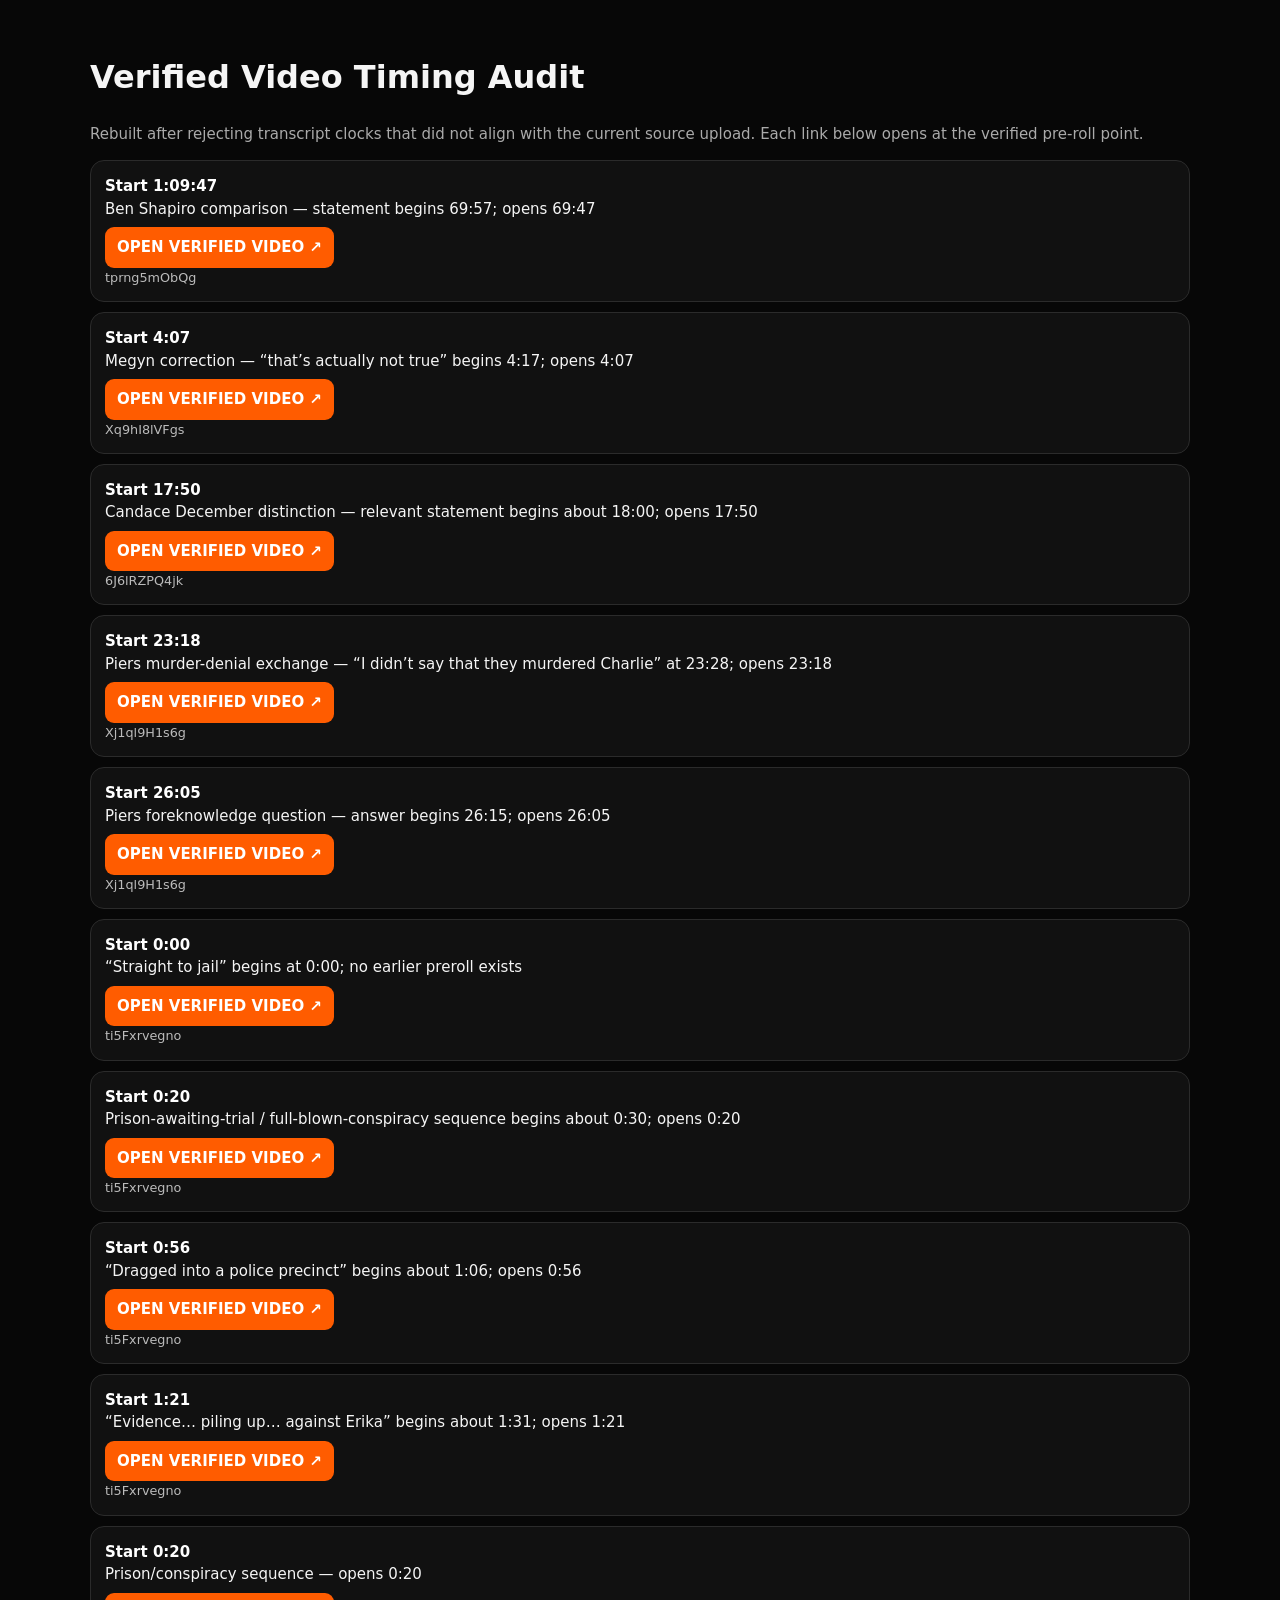
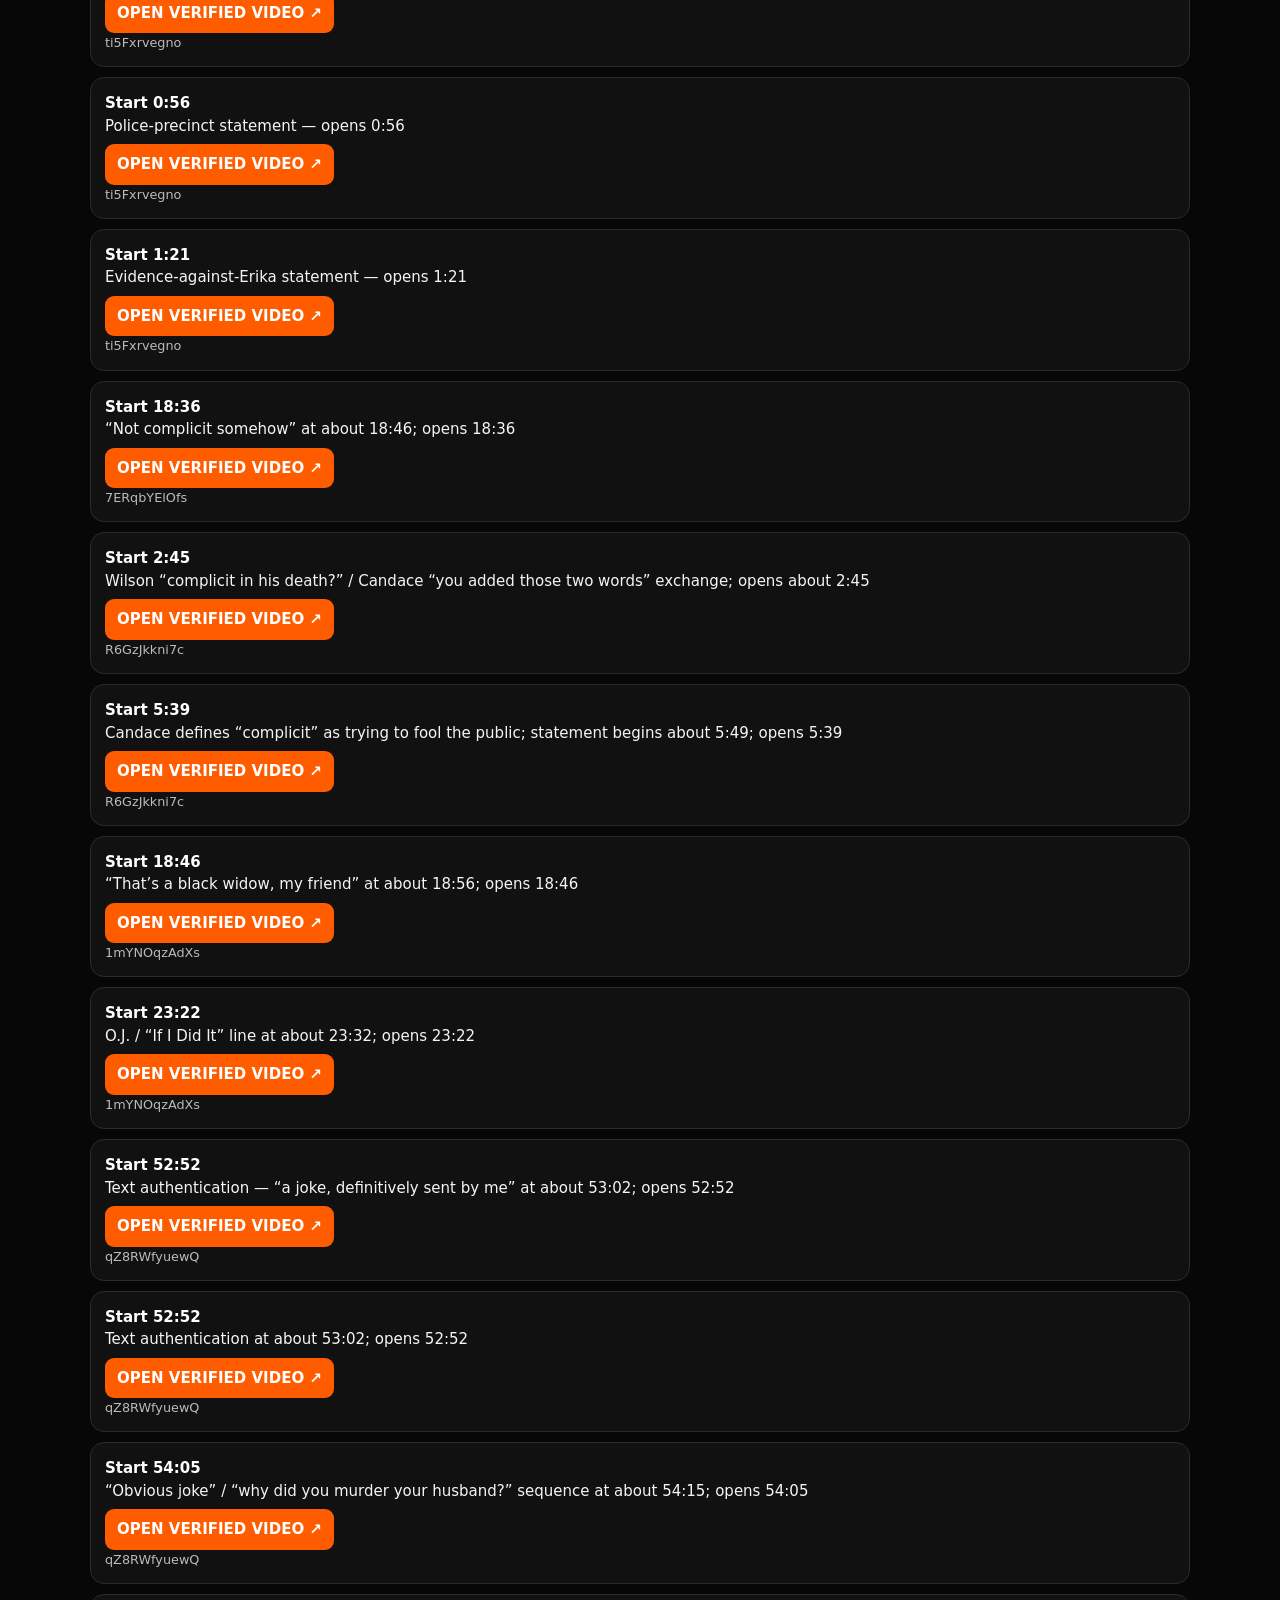
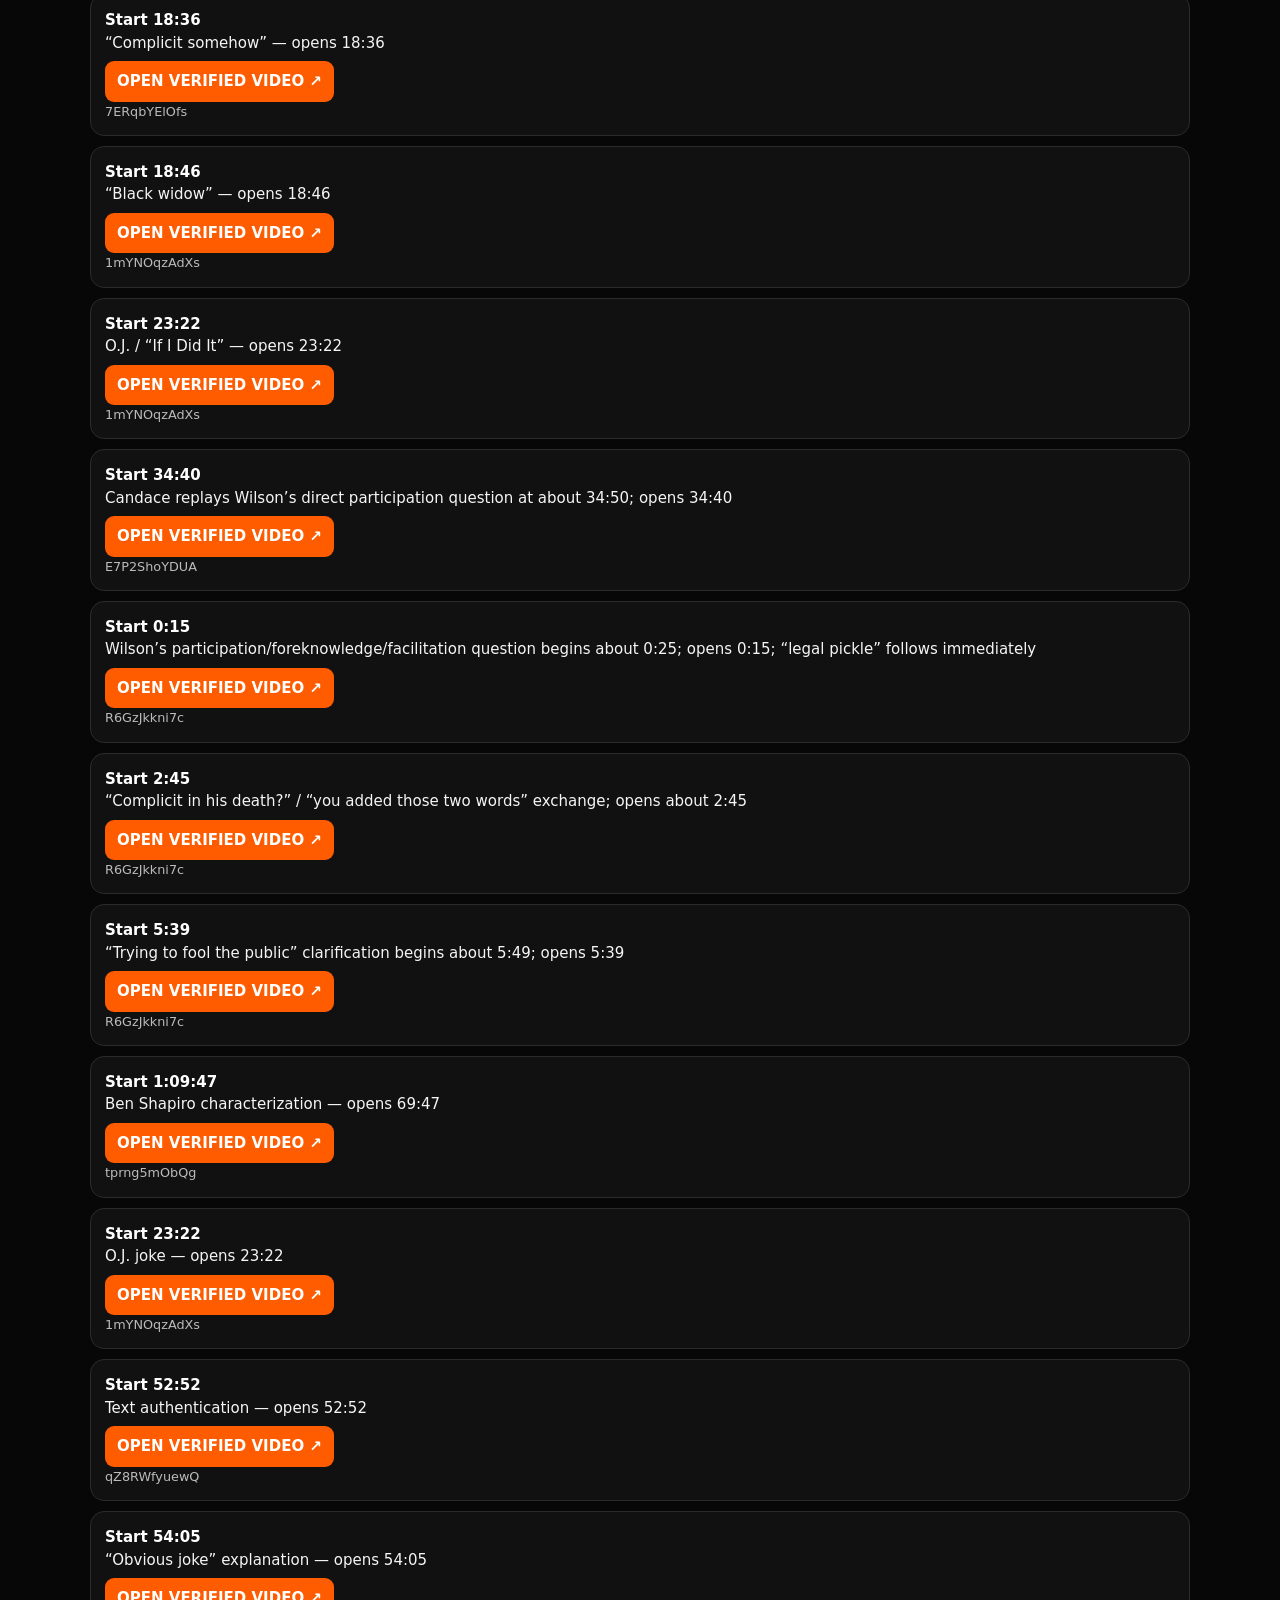
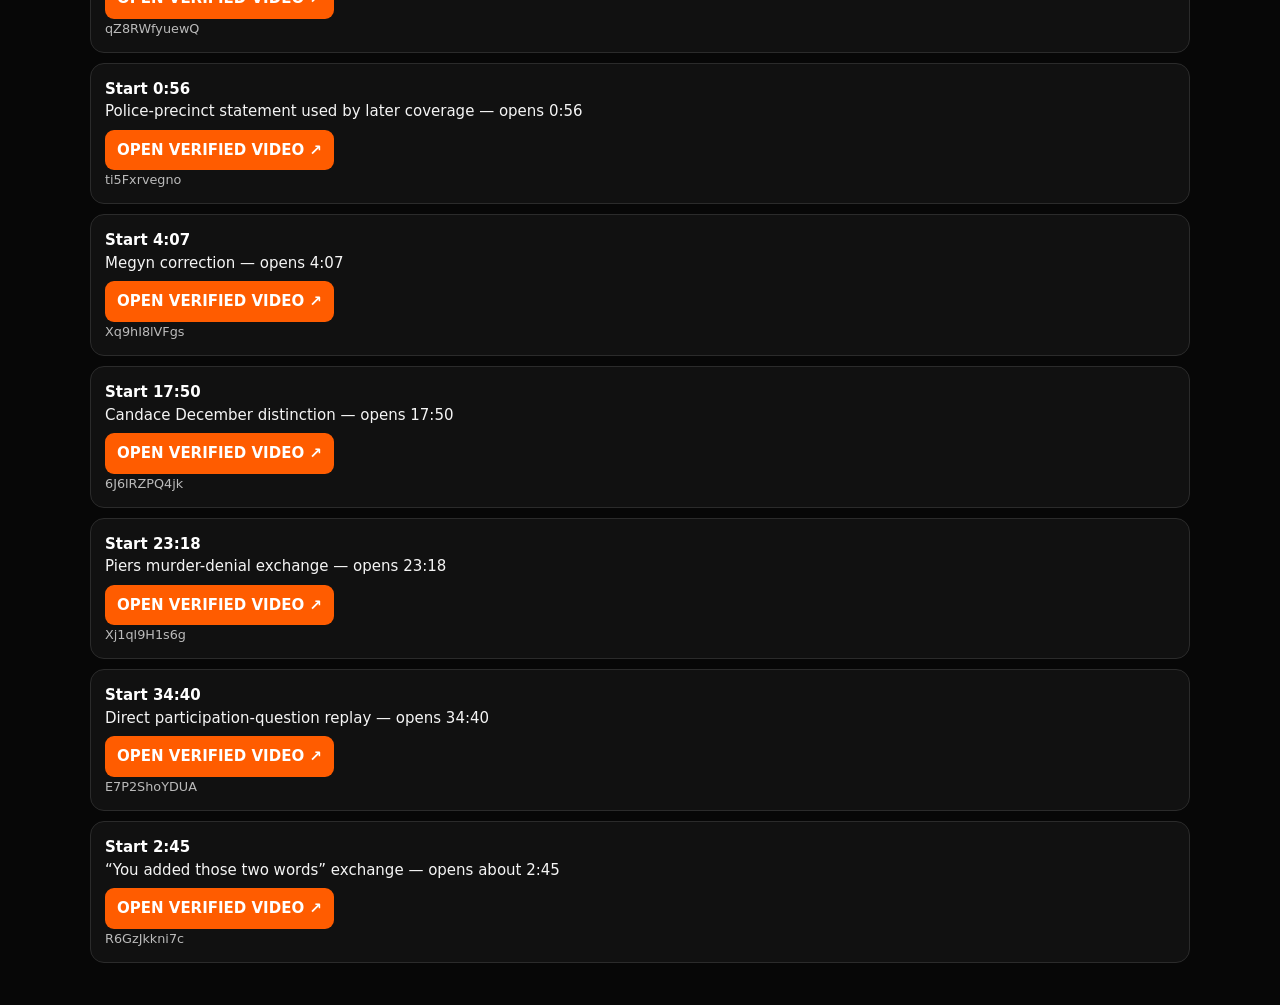
<file: docs/video-index.html>
<!doctype html><html><head><meta charset="utf-8"><meta name="viewport" content="width=device-width,initial-scale=1"><title>Verified Video Timing Audit</title><style>body{margin:0;background:#070707;color:#f5f5f5;font:15px/1.5 Inter,system-ui,sans-serif}.wrap{max-width:1100px;margin:auto;padding:32px 20px}h1{font-size:2rem}h2{color:#ff5c00}.card{background:#111;border:1px solid #2b2b2b;border-radius:14px;padding:14px;margin:10px 0}.btn{display:inline-block;background:#ff5c00;color:#fff;text-decoration:none;font-weight:800;padding:9px 12px;border-radius:9px;margin-top:7px}.muted{color:#aaa}.time{font-weight:900;color:#fff}.src{word-break:break-all;color:#bbb;font-size:.8rem}</style></head><body><div class="wrap"><h1>Verified Video Timing Audit</h1><p class="muted">Rebuilt after rejecting transcript clocks that did not align with the current source upload. Each link below opens at the verified pre-roll point.</p><div class="card"><div class="time">Start 1:09:47</div><div>Ben Shapiro comparison — statement begins 69:57; opens 69:47</div><a class="btn" target="_blank" rel="noopener noreferrer" href="https://www.youtube.com/watch?v=tprng5mObQg&t=4187s">OPEN VERIFIED VIDEO ↗</a><div class="src">tprng5mObQg</div></div><div class="card"><div class="time">Start 4:07</div><div>Megyn correction — “that’s actually not true” begins 4:17; opens 4:07</div><a class="btn" target="_blank" rel="noopener noreferrer" href="https://www.youtube.com/watch?v=Xq9hI8lVFgs&t=247s">OPEN VERIFIED VIDEO ↗</a><div class="src">Xq9hI8lVFgs</div></div><div class="card"><div class="time">Start 17:50</div><div>Candace December distinction — relevant statement begins about 18:00; opens 17:50</div><a class="btn" target="_blank" rel="noopener noreferrer" href="https://www.youtube.com/watch?v=6J6lRZPQ4jk&t=1070s">OPEN VERIFIED VIDEO ↗</a><div class="src">6J6lRZPQ4jk</div></div><div class="card"><div class="time">Start 23:18</div><div>Piers murder-denial exchange — “I didn’t say that they murdered Charlie” at 23:28; opens 23:18</div><a class="btn" target="_blank" rel="noopener noreferrer" href="https://www.youtube.com/watch?v=Xj1ql9H1s6g&t=1398s">OPEN VERIFIED VIDEO ↗</a><div class="src">Xj1ql9H1s6g</div></div><div class="card"><div class="time">Start 26:05</div><div>Piers foreknowledge question — answer begins 26:15; opens 26:05</div><a class="btn" target="_blank" rel="noopener noreferrer" href="https://www.youtube.com/watch?v=Xj1ql9H1s6g&t=1565s">OPEN VERIFIED VIDEO ↗</a><div class="src">Xj1ql9H1s6g</div></div><div class="card"><div class="time">Start 0:00</div><div>“Straight to jail” begins at 0:00; no earlier preroll exists</div><a class="btn" target="_blank" rel="noopener noreferrer" href="https://www.youtube.com/watch?v=ti5Fxrvegno&t=0s">OPEN VERIFIED VIDEO ↗</a><div class="src">ti5Fxrvegno</div></div><div class="card"><div class="time">Start 0:20</div><div>Prison-awaiting-trial / full-blown-conspiracy sequence begins about 0:30; opens 0:20</div><a class="btn" target="_blank" rel="noopener noreferrer" href="https://www.youtube.com/watch?v=ti5Fxrvegno&t=20s">OPEN VERIFIED VIDEO ↗</a><div class="src">ti5Fxrvegno</div></div><div class="card"><div class="time">Start 0:56</div><div>“Dragged into a police precinct” begins about 1:06; opens 0:56</div><a class="btn" target="_blank" rel="noopener noreferrer" href="https://www.youtube.com/watch?v=ti5Fxrvegno&t=56s">OPEN VERIFIED VIDEO ↗</a><div class="src">ti5Fxrvegno</div></div><div class="card"><div class="time">Start 1:21</div><div>“Evidence… piling up… against Erika” begins about 1:31; opens 1:21</div><a class="btn" target="_blank" rel="noopener noreferrer" href="https://www.youtube.com/watch?v=ti5Fxrvegno&t=81s">OPEN VERIFIED VIDEO ↗</a><div class="src">ti5Fxrvegno</div></div><div class="card"><div class="time">Start 0:20</div><div>Prison/conspiracy sequence — opens 0:20</div><a class="btn" target="_blank" rel="noopener noreferrer" href="https://www.youtube.com/watch?v=ti5Fxrvegno&t=20s">OPEN VERIFIED VIDEO ↗</a><div class="src">ti5Fxrvegno</div></div><div class="card"><div class="time">Start 0:56</div><div>Police-precinct statement — opens 0:56</div><a class="btn" target="_blank" rel="noopener noreferrer" href="https://www.youtube.com/watch?v=ti5Fxrvegno&t=56s">OPEN VERIFIED VIDEO ↗</a><div class="src">ti5Fxrvegno</div></div><div class="card"><div class="time">Start 1:21</div><div>Evidence-against-Erika statement — opens 1:21</div><a class="btn" target="_blank" rel="noopener noreferrer" href="https://www.youtube.com/watch?v=ti5Fxrvegno&t=81s">OPEN VERIFIED VIDEO ↗</a><div class="src">ti5Fxrvegno</div></div><div class="card"><div class="time">Start 18:36</div><div>“Not complicit somehow” at about 18:46; opens 18:36</div><a class="btn" target="_blank" rel="noopener noreferrer" href="https://www.youtube.com/watch?v=7ERqbYElOfs&t=1116s">OPEN VERIFIED VIDEO ↗</a><div class="src">7ERqbYElOfs</div></div><div class="card"><div class="time">Start 2:45</div><div>Wilson “complicit in his death?” / Candace “you added those two words” exchange; opens about 2:45</div><a class="btn" target="_blank" rel="noopener noreferrer" href="https://www.youtube.com/watch?v=R6GzJkkni7c&t=165s">OPEN VERIFIED VIDEO ↗</a><div class="src">R6GzJkkni7c</div></div><div class="card"><div class="time">Start 5:39</div><div>Candace defines “complicit” as trying to fool the public; statement begins about 5:49; opens 5:39</div><a class="btn" target="_blank" rel="noopener noreferrer" href="https://www.youtube.com/watch?v=R6GzJkkni7c&t=339s">OPEN VERIFIED VIDEO ↗</a><div class="src">R6GzJkkni7c</div></div><div class="card"><div class="time">Start 18:46</div><div>“That’s a black widow, my friend” at about 18:56; opens 18:46</div><a class="btn" target="_blank" rel="noopener noreferrer" href="https://www.youtube.com/watch?v=1mYNOqzAdXs&t=1126s">OPEN VERIFIED VIDEO ↗</a><div class="src">1mYNOqzAdXs</div></div><div class="card"><div class="time">Start 23:22</div><div>O.J. / “If I Did It” line at about 23:32; opens 23:22</div><a class="btn" target="_blank" rel="noopener noreferrer" href="https://www.youtube.com/watch?v=1mYNOqzAdXs&t=1402s">OPEN VERIFIED VIDEO ↗</a><div class="src">1mYNOqzAdXs</div></div><div class="card"><div class="time">Start 52:52</div><div>Text authentication — “a joke, definitively sent by me” at about 53:02; opens 52:52</div><a class="btn" target="_blank" rel="noopener noreferrer" href="https://www.youtube.com/watch?v=qZ8RWfyuewQ&t=3172s">OPEN VERIFIED VIDEO ↗</a><div class="src">qZ8RWfyuewQ</div></div><div class="card"><div class="time">Start 52:52</div><div>Text authentication at about 53:02; opens 52:52</div><a class="btn" target="_blank" rel="noopener noreferrer" href="https://www.youtube.com/watch?v=qZ8RWfyuewQ&t=3172s">OPEN VERIFIED VIDEO ↗</a><div class="src">qZ8RWfyuewQ</div></div><div class="card"><div class="time">Start 54:05</div><div>“Obvious joke” / “why did you murder your husband?” sequence at about 54:15; opens 54:05</div><a class="btn" target="_blank" rel="noopener noreferrer" href="https://www.youtube.com/watch?v=qZ8RWfyuewQ&t=3245s">OPEN VERIFIED VIDEO ↗</a><div class="src">qZ8RWfyuewQ</div></div><div class="card"><div class="time">Start 18:36</div><div>“Complicit somehow” — opens 18:36</div><a class="btn" target="_blank" rel="noopener noreferrer" href="https://www.youtube.com/watch?v=7ERqbYElOfs&t=1116s">OPEN VERIFIED VIDEO ↗</a><div class="src">7ERqbYElOfs</div></div><div class="card"><div class="time">Start 18:46</div><div>“Black widow” — opens 18:46</div><a class="btn" target="_blank" rel="noopener noreferrer" href="https://www.youtube.com/watch?v=1mYNOqzAdXs&t=1126s">OPEN VERIFIED VIDEO ↗</a><div class="src">1mYNOqzAdXs</div></div><div class="card"><div class="time">Start 23:22</div><div>O.J. / “If I Did It” — opens 23:22</div><a class="btn" target="_blank" rel="noopener noreferrer" href="https://www.youtube.com/watch?v=1mYNOqzAdXs&t=1402s">OPEN VERIFIED VIDEO ↗</a><div class="src">1mYNOqzAdXs</div></div><div class="card"><div class="time">Start 34:40</div><div>Candace replays Wilson’s direct participation question at about 34:50; opens 34:40</div><a class="btn" target="_blank" rel="noopener noreferrer" href="https://www.youtube.com/watch?v=E7P2ShoYDUA&t=2080s">OPEN VERIFIED VIDEO ↗</a><div class="src">E7P2ShoYDUA</div></div><div class="card"><div class="time">Start 0:15</div><div>Wilson’s participation/foreknowledge/facilitation question begins about 0:25; opens 0:15; “legal pickle” follows immediately</div><a class="btn" target="_blank" rel="noopener noreferrer" href="https://www.youtube.com/watch?v=R6GzJkkni7c&t=15s">OPEN VERIFIED VIDEO ↗</a><div class="src">R6GzJkkni7c</div></div><div class="card"><div class="time">Start 2:45</div><div>“Complicit in his death?” / “you added those two words” exchange; opens about 2:45</div><a class="btn" target="_blank" rel="noopener noreferrer" href="https://www.youtube.com/watch?v=R6GzJkkni7c&t=165s">OPEN VERIFIED VIDEO ↗</a><div class="src">R6GzJkkni7c</div></div><div class="card"><div class="time">Start 5:39</div><div>“Trying to fool the public” clarification begins about 5:49; opens 5:39</div><a class="btn" target="_blank" rel="noopener noreferrer" href="https://www.youtube.com/watch?v=R6GzJkkni7c&t=339s">OPEN VERIFIED VIDEO ↗</a><div class="src">R6GzJkkni7c</div></div><div class="card"><div class="time">Start 1:09:47</div><div>Ben Shapiro characterization — opens 69:47</div><a class="btn" target="_blank" rel="noopener noreferrer" href="https://www.youtube.com/watch?v=tprng5mObQg&t=4187s">OPEN VERIFIED VIDEO ↗</a><div class="src">tprng5mObQg</div></div><div class="card"><div class="time">Start 23:22</div><div>O.J. joke — opens 23:22</div><a class="btn" target="_blank" rel="noopener noreferrer" href="https://www.youtube.com/watch?v=1mYNOqzAdXs&t=1402s">OPEN VERIFIED VIDEO ↗</a><div class="src">1mYNOqzAdXs</div></div><div class="card"><div class="time">Start 52:52</div><div>Text authentication — opens 52:52</div><a class="btn" target="_blank" rel="noopener noreferrer" href="https://www.youtube.com/watch?v=qZ8RWfyuewQ&t=3172s">OPEN VERIFIED VIDEO ↗</a><div class="src">qZ8RWfyuewQ</div></div><div class="card"><div class="time">Start 54:05</div><div>“Obvious joke” explanation — opens 54:05</div><a class="btn" target="_blank" rel="noopener noreferrer" href="https://www.youtube.com/watch?v=qZ8RWfyuewQ&t=3245s">OPEN VERIFIED VIDEO ↗</a><div class="src">qZ8RWfyuewQ</div></div><div class="card"><div class="time">Start 0:56</div><div>Police-precinct statement used by later coverage — opens 0:56</div><a class="btn" target="_blank" rel="noopener noreferrer" href="https://www.youtube.com/watch?v=ti5Fxrvegno&t=56s">OPEN VERIFIED VIDEO ↗</a><div class="src">ti5Fxrvegno</div></div><div class="card"><div class="time">Start 4:07</div><div>Megyn correction — opens 4:07</div><a class="btn" target="_blank" rel="noopener noreferrer" href="https://www.youtube.com/watch?v=Xq9hI8lVFgs&t=247s">OPEN VERIFIED VIDEO ↗</a><div class="src">Xq9hI8lVFgs</div></div><div class="card"><div class="time">Start 17:50</div><div>Candace December distinction — opens 17:50</div><a class="btn" target="_blank" rel="noopener noreferrer" href="https://www.youtube.com/watch?v=6J6lRZPQ4jk&t=1070s">OPEN VERIFIED VIDEO ↗</a><div class="src">6J6lRZPQ4jk</div></div><div class="card"><div class="time">Start 23:18</div><div>Piers murder-denial exchange — opens 23:18</div><a class="btn" target="_blank" rel="noopener noreferrer" href="https://www.youtube.com/watch?v=Xj1ql9H1s6g&t=1398s">OPEN VERIFIED VIDEO ↗</a><div class="src">Xj1ql9H1s6g</div></div><div class="card"><div class="time">Start 34:40</div><div>Direct participation-question replay — opens 34:40</div><a class="btn" target="_blank" rel="noopener noreferrer" href="https://www.youtube.com/watch?v=E7P2ShoYDUA&t=2080s">OPEN VERIFIED VIDEO ↗</a><div class="src">E7P2ShoYDUA</div></div><div class="card"><div class="time">Start 2:45</div><div>“You added those two words” exchange — opens about 2:45</div><a class="btn" target="_blank" rel="noopener noreferrer" href="https://www.youtube.com/watch?v=R6GzJkkni7c&t=165s">OPEN VERIFIED VIDEO ↗</a><div class="src">R6GzJkkni7c</div></div></div></body></html>
</file>
